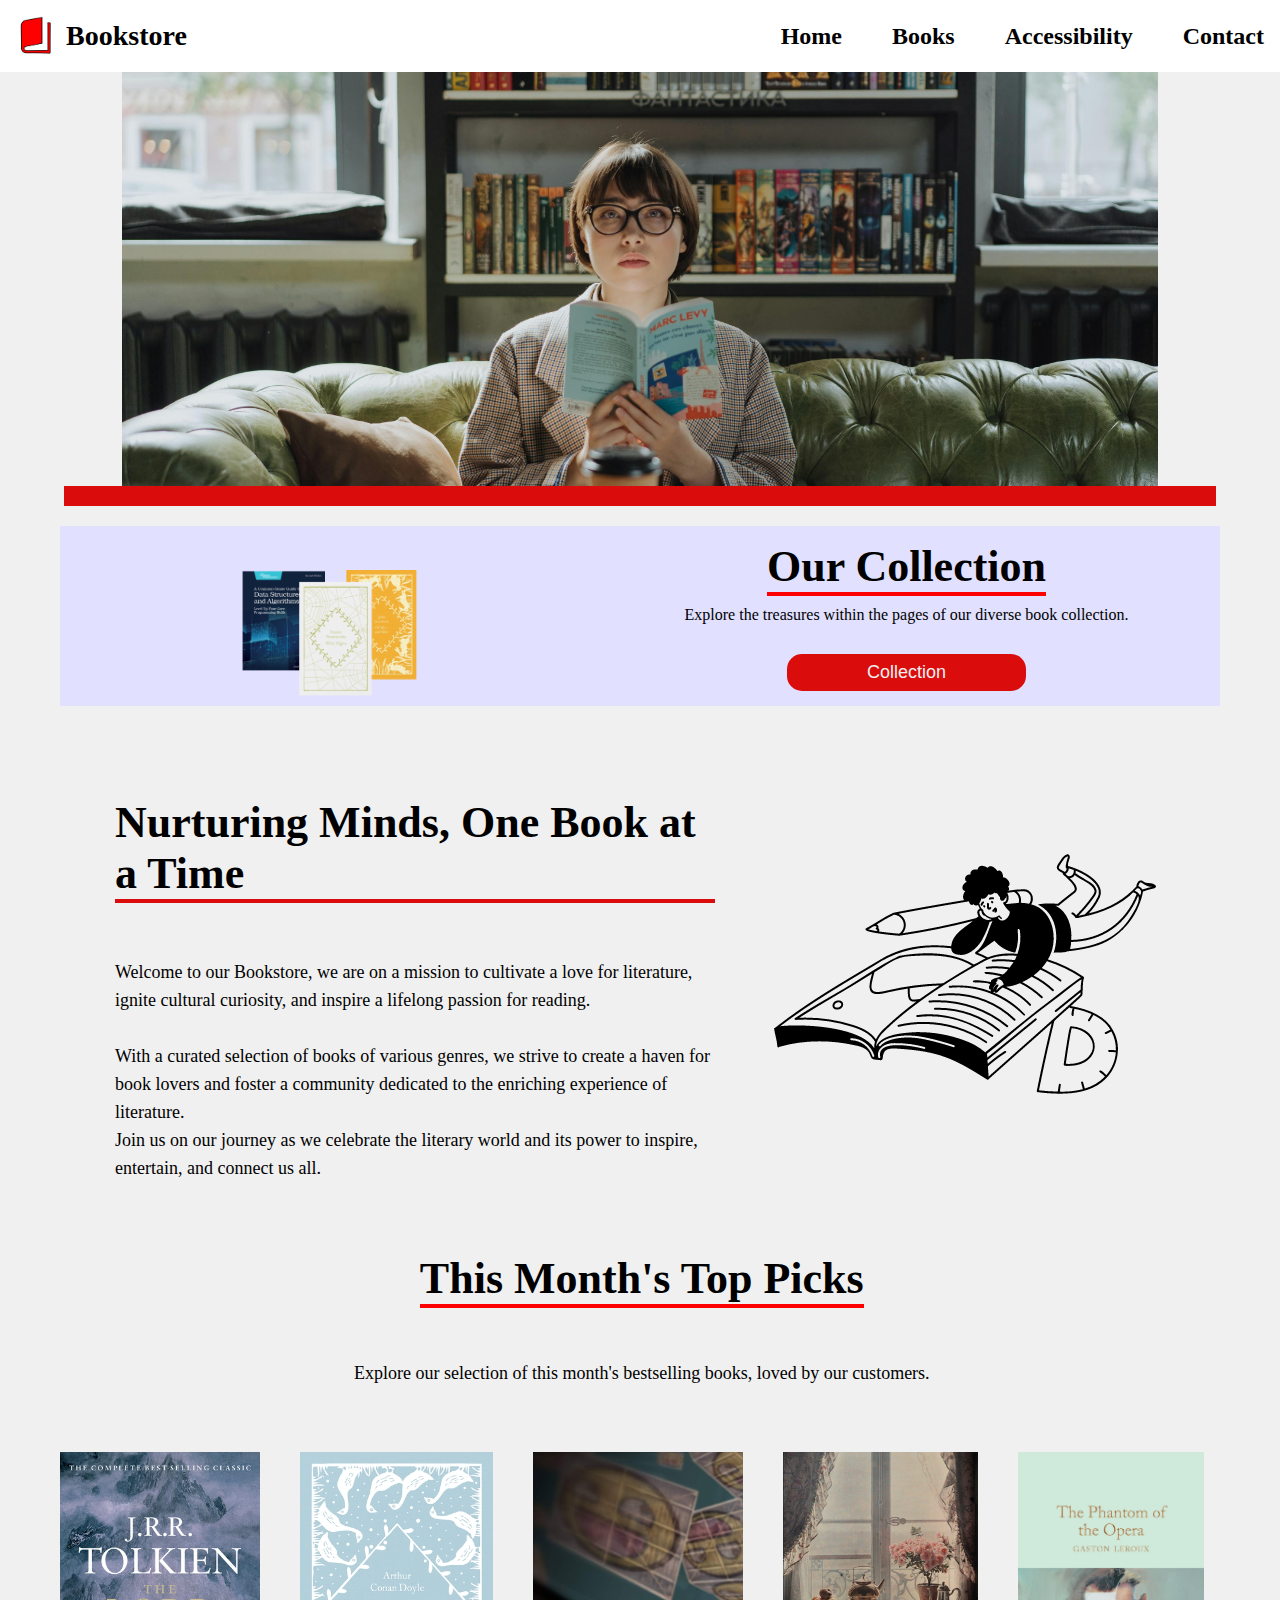
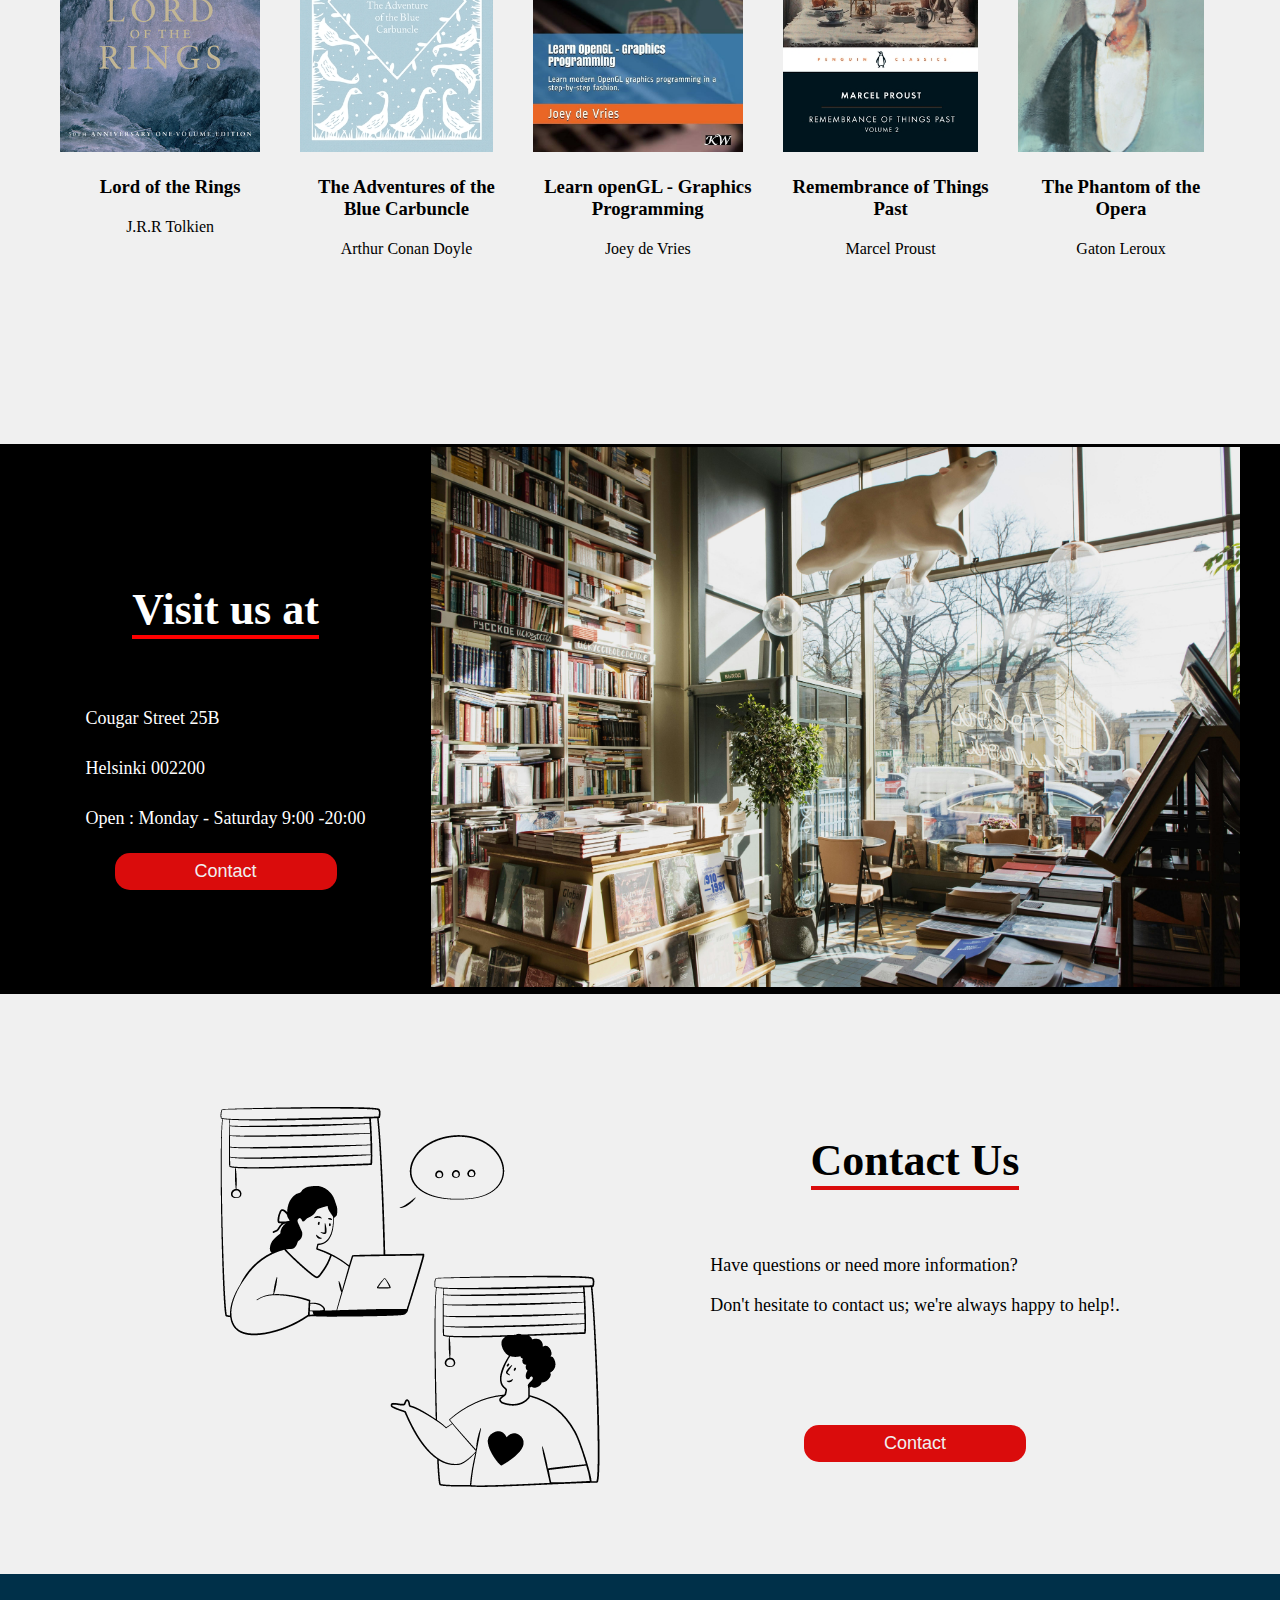
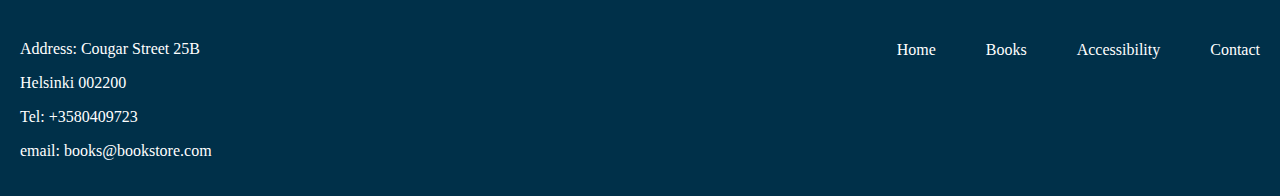
<file: index.html>
<!DOCTYPE html>
<html lang="en">
<head>
    <meta charset="UTF-8">
    <meta name="viewport" content="width=device-width, initial-scale=1.0">

    <link rel="preconnect" href="https://fonts.googleapis.com">
   <link rel="preconnect" href="https://fonts.gstatic.com" crossorigin>
   <link href="https://fonts.googleapis.com/css2?family=Roboto+Slab:wght@100..900&display=swap" rel="stylesheet">

   <link rel="stylesheet" href="./Styles/index.css">
   <link rel="stylesheet" href="./Include/HeaderStyle.css">
   
   <!-- Add this line to include jQuery -->
   <script src="https://code.jquery.com/jquery-3.6.4.min.js"></script>

   <script src="./Include/include.js"></script>

 
 
    <title>Bookstore Main</title>
</head>


<body>              
    
    <!-- Header content goes here -->
    <header id="universalHeader"></header>
    
    <section class = "headerImageSection">
        <img class="HeaderImage" alt="HeaderImage" src="./Include/Reading.jpg"  role="figure">  
        <!-- <div class="decorative-rectangle"></div> -->
    </section>

    <section class = "CollectionSection" role="region" aria-label="Our Collection">
        <div class = "Collection">
            <div class="CollectionImage-Container">
                <img alt="Image of Books  in Collection " id="CollectionBooksImage" src="./Include/BannerBookCollection.png" role="figure" > 
            </div>
            <div class="CollectionText-Container" tabindex="0">
                <h2>Our Collection</h2>
                <!-- <p>Explore the literary wonders awaiting you in our collection.
                Embark on a journey through the captivating pages of our book selection.
                Embark on a literary journey  -->
                <p> Explore the treasures within the pages of our diverse book collection.
                </p>
                <button onclick="window.location.href='./books.html'">Collection</button>
            </div>

      </div>
    </section>
    <section class="AboutSection" role="region" aria-label="About Us Section">
        <div class="AboutGrid">
            <div class = "About" tabindex="0">
                <h2>Nurturing Minds, One Book at a Time</h2>
                <!-- <div class="about-decorative-rectangle"></div> -->
                <p>Welcome to our Bookstore, we are on a mission to cultivate a love for literature, ignite cultural curiosity, 
                    and inspire a lifelong passion for reading.</p>
                    <p> With a curated selection of books of various genres, we strive to create a haven for book lovers and foster a community dedicated 
                    to the enriching experience of literature. <br>
                    Join us on our journey as we celebrate the literary world and its power to inspire, entertain, and connect us all.
                    </p>
            </div>
            <div class="DrawingReading">
                <img alt="A drawing of a young person reading a book" src="./Include/StudentStudying.png">  
            </div>
        </div>
    </section>



    <section class = "Top-picks-Section" role="region" aria-label="Top-picks-Section">
        <div class="Top-picks-text" tabindex="0">
            <h2>This Month's Top Picks</h2>
            <p>Explore our selection of this month's bestselling books, loved by our customers.</p>
        </div>

        <div class="Top-picks-books" tabindex="0" aria-label="List of the most popular books" >
            <div class="book" tabindex="0" role="listitem" aria-label="Lord of the Rings by J.R.R Tolkien">
                <img src="./Include/book1.jpg" alt="Book 1" role="presentation">
                <h3>Lord of the Rings</h3>
                <p>J.R.R Tolkien</p>            
 
            </div>
            
            <div class="book" tabindex="0" role="listitem" aria-label="The Adventures of the Blue Carbuncle">
                <img src="./Include/book11.jpg" alt="Book 2" role="presentation">
                <h3>The Adventures of the Blue Carbuncle</h3>
                <p>Arthur Conan Doyle</p>
            </div>

            <div class="book" tabindex="0" role="listitem" aria-label="Learn openGL - Graphics Programming">
                <img src="./Include/book3.jpg" alt="Book 3" role="presentation">
                <h3>Learn openGL - Graphics Programming</h3>
                <p>Joey de Vries</p>
            </div>

            <div class="book" tabindex="0" role="listitem" aria-label="Remembrance of Things Past">
                <img src="./Include/book18.jpg" alt="Book 4" role="presentation">
                <h3>Remembrance of Things Past</h3>
                <p>Marcel Proust</p>
            </div>

            <div class="book" tabindex="0" role="listitem" aria-label="The Phantom of the Opera">
                <img src="./Include/book7.jpg" alt="Book 5" role="presentation">
                <h3>The Phantom of the Opera</h3>
                <p>Gaton Leroux</p>
            </div>
        </div>

        </div>
    </section>

    <section class="Visit-us-Section" role="region" aria-label="Visit us Section">
        <div class="bookstore-visit-text" tabindex="0">
            <h2>Visit us at</h2>
            <p> Cougar Street 25B <br>
                Helsinki 002200 <br>
                Open : Monday - Saturday 9:00 -20:00
            </p>
            <button onclick="window.location.href='./contact.html'">Contact</button>
            
        </div>
        <div class="bookstore-visit-image">
            <img src="./Include/bookstoreInterior.jpg" alt="An image illustrating the interior of the Bookstore" role="figure" aria-labelledby="the interior of the Bookstore">
        </div>
    </section>
    

    <section class = "Contact-Us-Section" role="region" aria-label="Contact Us">
        <div class="Contact-Us-Grid">
            <div class="Contact-Grid-Image">
                <img alt="Contact-Image" src="./Include/Online-Conversation.png" role="presentation">  
            </div>
            
            <div class = "Contact-text" tabindex="0">
                <h2>Contact Us</h2>
                <p>
                    Have questions or need more information? <br>
                    Don't hesitate to contact us; we're always happy to help!.
                </p>
                <button onclick="window.location.href='./contact.html'">Contact</button>
            </div>

        </div>


    </section>



    <footer id="universalFooter" role="contentinfo"></footer>
</body>
</html>
</file>
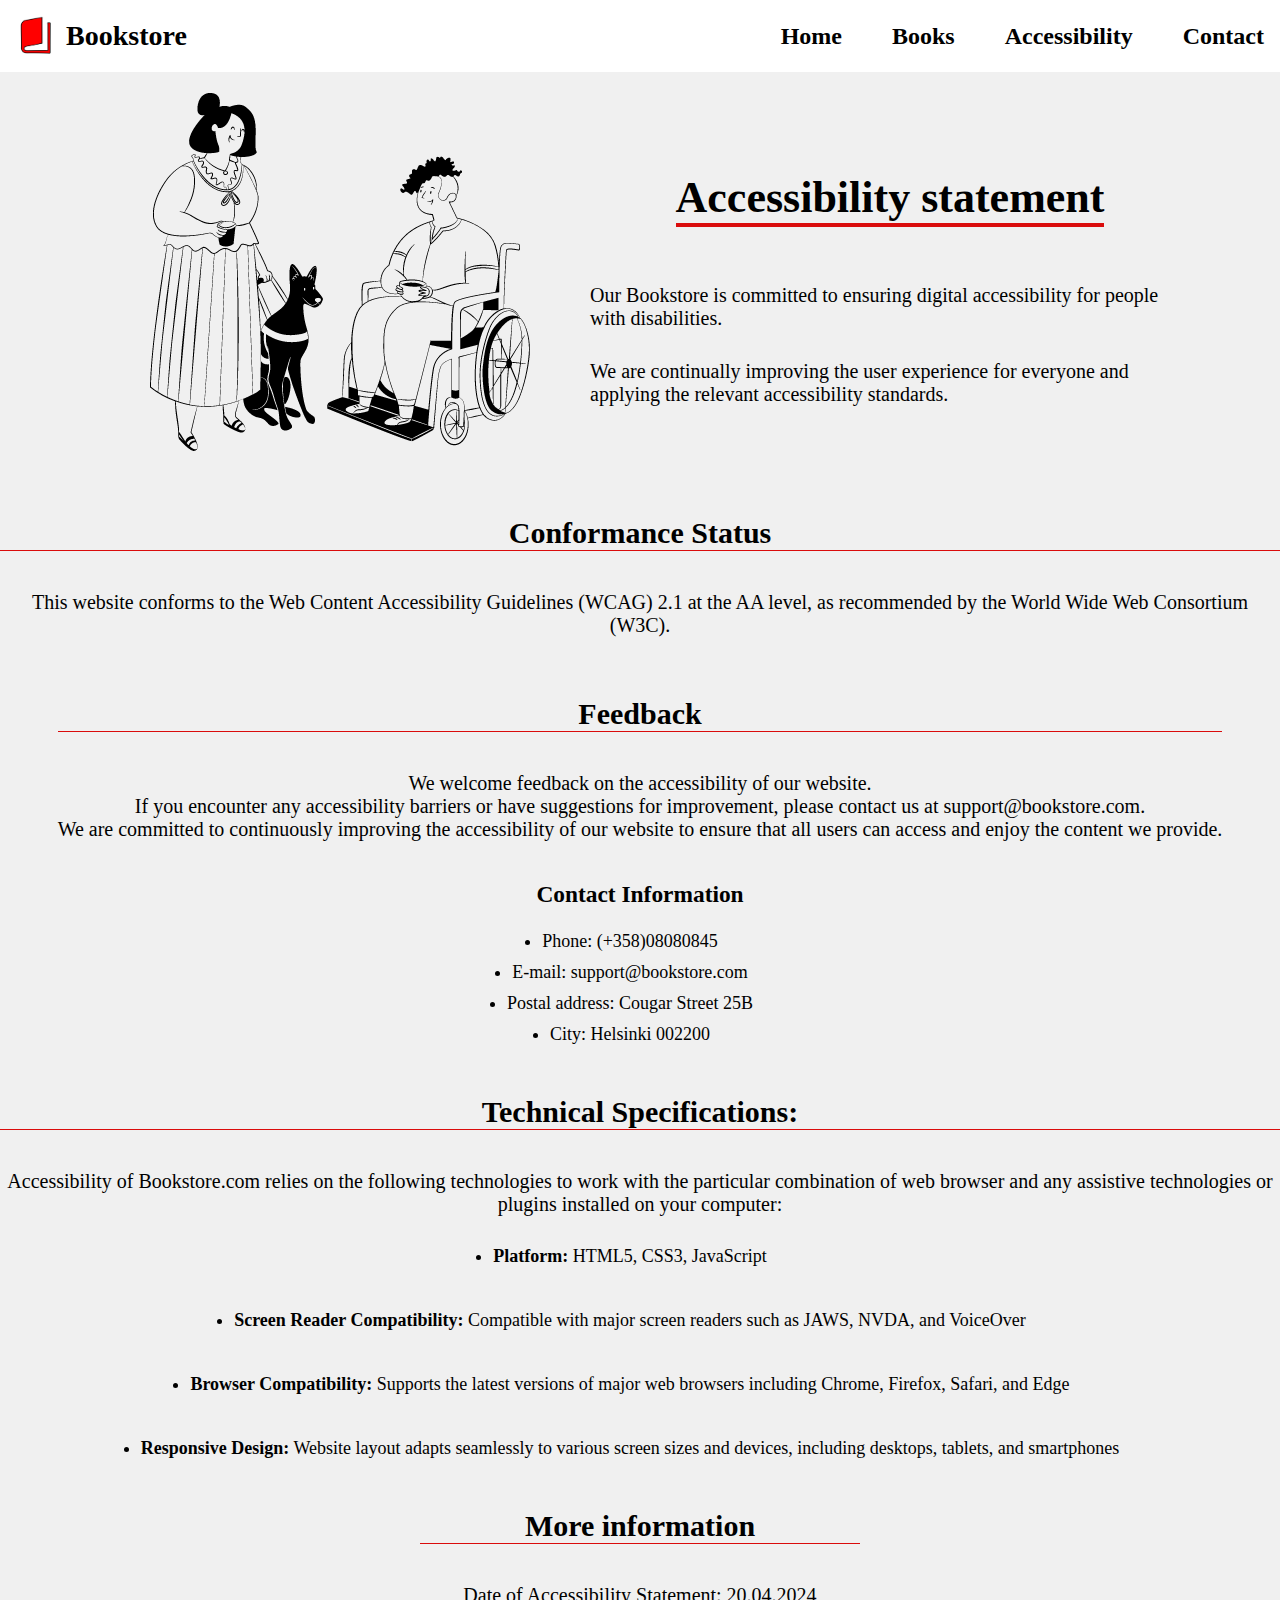
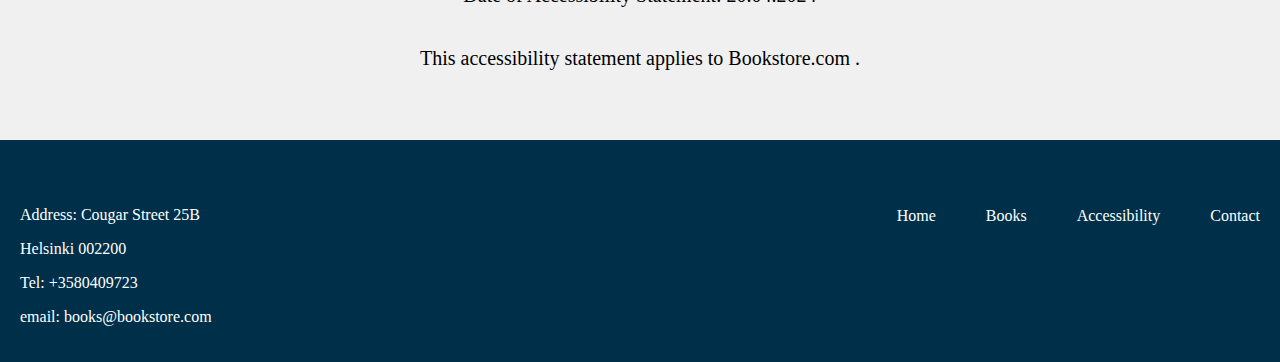
<file: accessibility_statement.html>
<!DOCTYPE html>
<html lang="en">
<head>
    <meta charset="UTF-8">
    <meta name="viewport" content="width=device-width, initial-scale=1.0">
    <link rel="preconnect" href="https://fonts.googleapis.com">
    <link rel="preconnect" href="https://fonts.gstatic.com" crossorigin>
    <link href="https://fonts.googleapis.com/css2?family=Inknut+Antiqua:wght@300;400;500;600;700;800;900&display=swap" rel="stylesheet">
 
    <link rel="stylesheet" href="./Styles/accessibility.css">
    <link rel="stylesheet" href="./Include/HeaderStyle.css">
    <!-- Add this line to include jQuery -->
    <script src="https://code.jquery.com/jquery-3.6.4.min.js"></script>
 
    <script src="./Include/include.js"></script>
 
    <title>Document</title>
</head>
<body>
    <header id="universalHeader"></header>
    
    <section class = "Header Image">

    </section>
    <section class="AboutSection">
        <div class="AboutGrid" role="region">
            <div class="AccessibilityPeople" role="presentation">
                <img alt="AccessibilityPeople" src="./Include/Disabled-Inclusive.png" >  
            </div>
            <div class = "About" tabindex="0">
                
                <h2>Accessibility statement</h2>
                <p> Our Bookstore is committed to ensuring digital accessibility for people with disabilities. </p>
                <p> 
                    We are continually improving the user experience for everyone and applying the relevant accessibility standards.
                </p>
            </div>

        </div>
    </section>

    <section class="AboutSection">
        <div class="Text">

        <div tabindex="0" role="region" aria-label="Website's Conformance Status">
            <h2>Conformance Status</h2>
            <p>
                This website conforms to the Web Content Accessibility Guidelines (WCAG) 2.1 at the AA level, 
                as recommended by the World Wide Web Consortium (W3C).
            </p>
        </div>

        <div tabindex="0" role="region" aria-label="Feedback and Contact Information">
            <h2>Feedback</h2>
            <p> We welcome feedback on the accessibility of our website. <br>
                If you encounter any accessibility barriers or have suggestions for improvement, please contact us at support@bookstore.com. <br>
                We are committed to continuously improving the accessibility of our website to ensure that all users can access and enjoy the content we provide.
            </p>
            <h3 tabindex="0">Contact Information</h3>
            <ul class="ContactInformation" role="list" tabindex="0"> 
                <li role="listitem" tabindex="0">  Phone:  (+358)08080845 </li>
                <li role="listitem" tabindex="0"> E-mail: support@bookstore.com</li>
                <li role="listitem" tabindex="0"> Postal address: Cougar Street 25B </li>
                <li role="listitem" tabindex="0"> City: Helsinki 002200</li>
            </ul>
        </div>
        
        <div tabindex="0" role="region" aria-label="Technical Specifications">
            <h2>Technical Specifications:</h2>
            <p> Accessibility of Bookstore.com relies on the following technologies to work with the particular combination of web browser and 
                any assistive technologies or plugins installed on your computer:
            </p>
            <ul class="SpecificationsList" role="list" tabindex="0">
                <li role="listitem" tabindex="0"><strong>Platform:</strong> HTML5, CSS3, JavaScript</li> <br>
                <li role="listitem" tabindex="0"><strong>Screen Reader Compatibility:</strong> Compatible with major screen readers such as JAWS, NVDA, and VoiceOver</li><br>
                <li role="listitem" tabindex="0"><strong>Browser Compatibility:</strong> Supports the latest versions of major web browsers including Chrome, Firefox, Safari, and Edge</li><br>
                <li role="listitem" tabindex="0"><strong>Responsive Design:</strong> Website layout adapts seamlessly to various screen sizes and devices, including desktops, tablets, and smartphones</li>
            </ul>
        </div>
        <div class="MoreInformation" tabindex="0"   role="region" aria-label="More information">
            <h2>More information</h2>
            <p>Date of Accessibility Statement: 20.04.2024</p>
            <p>This accessibility statement applies to Bookstore.com .</p>
        </div>

        </div>
    </section>


    <footer id="universalFooter"></footer>
    
</body>
</html>
</file>
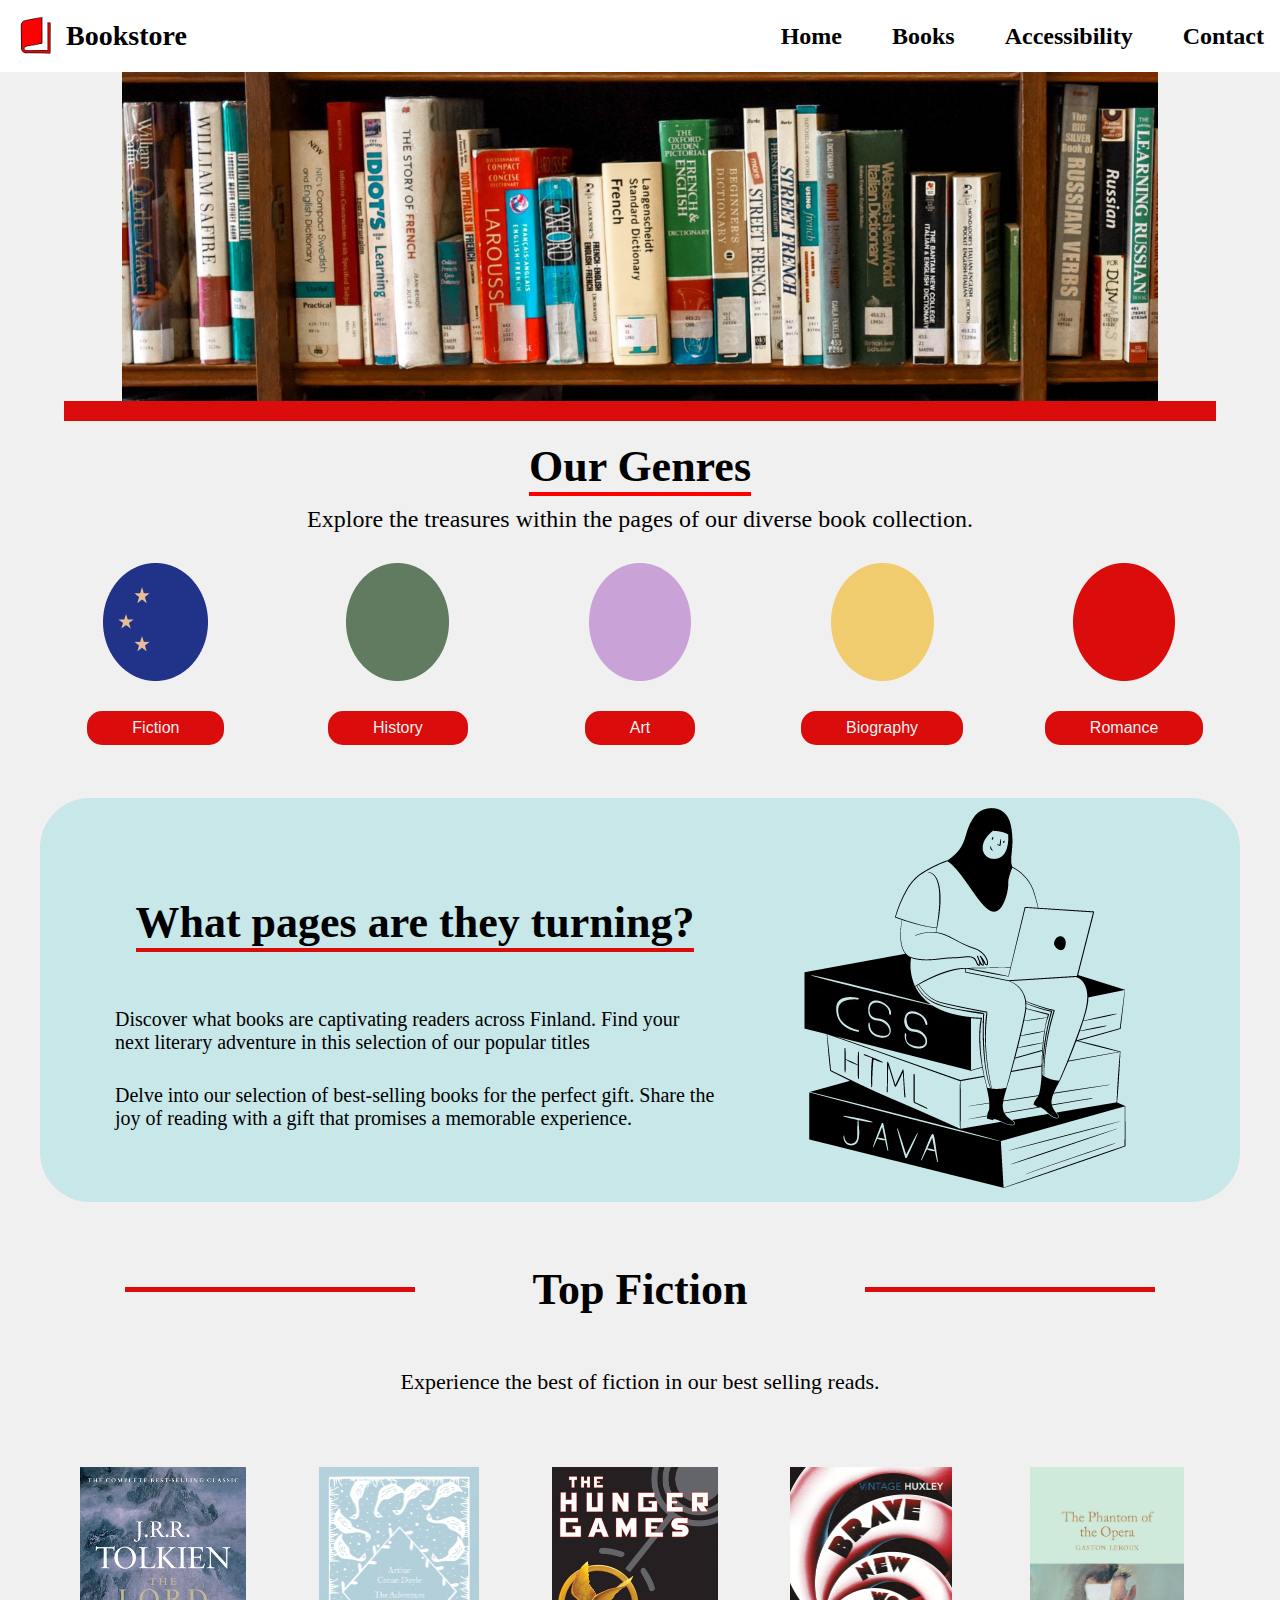
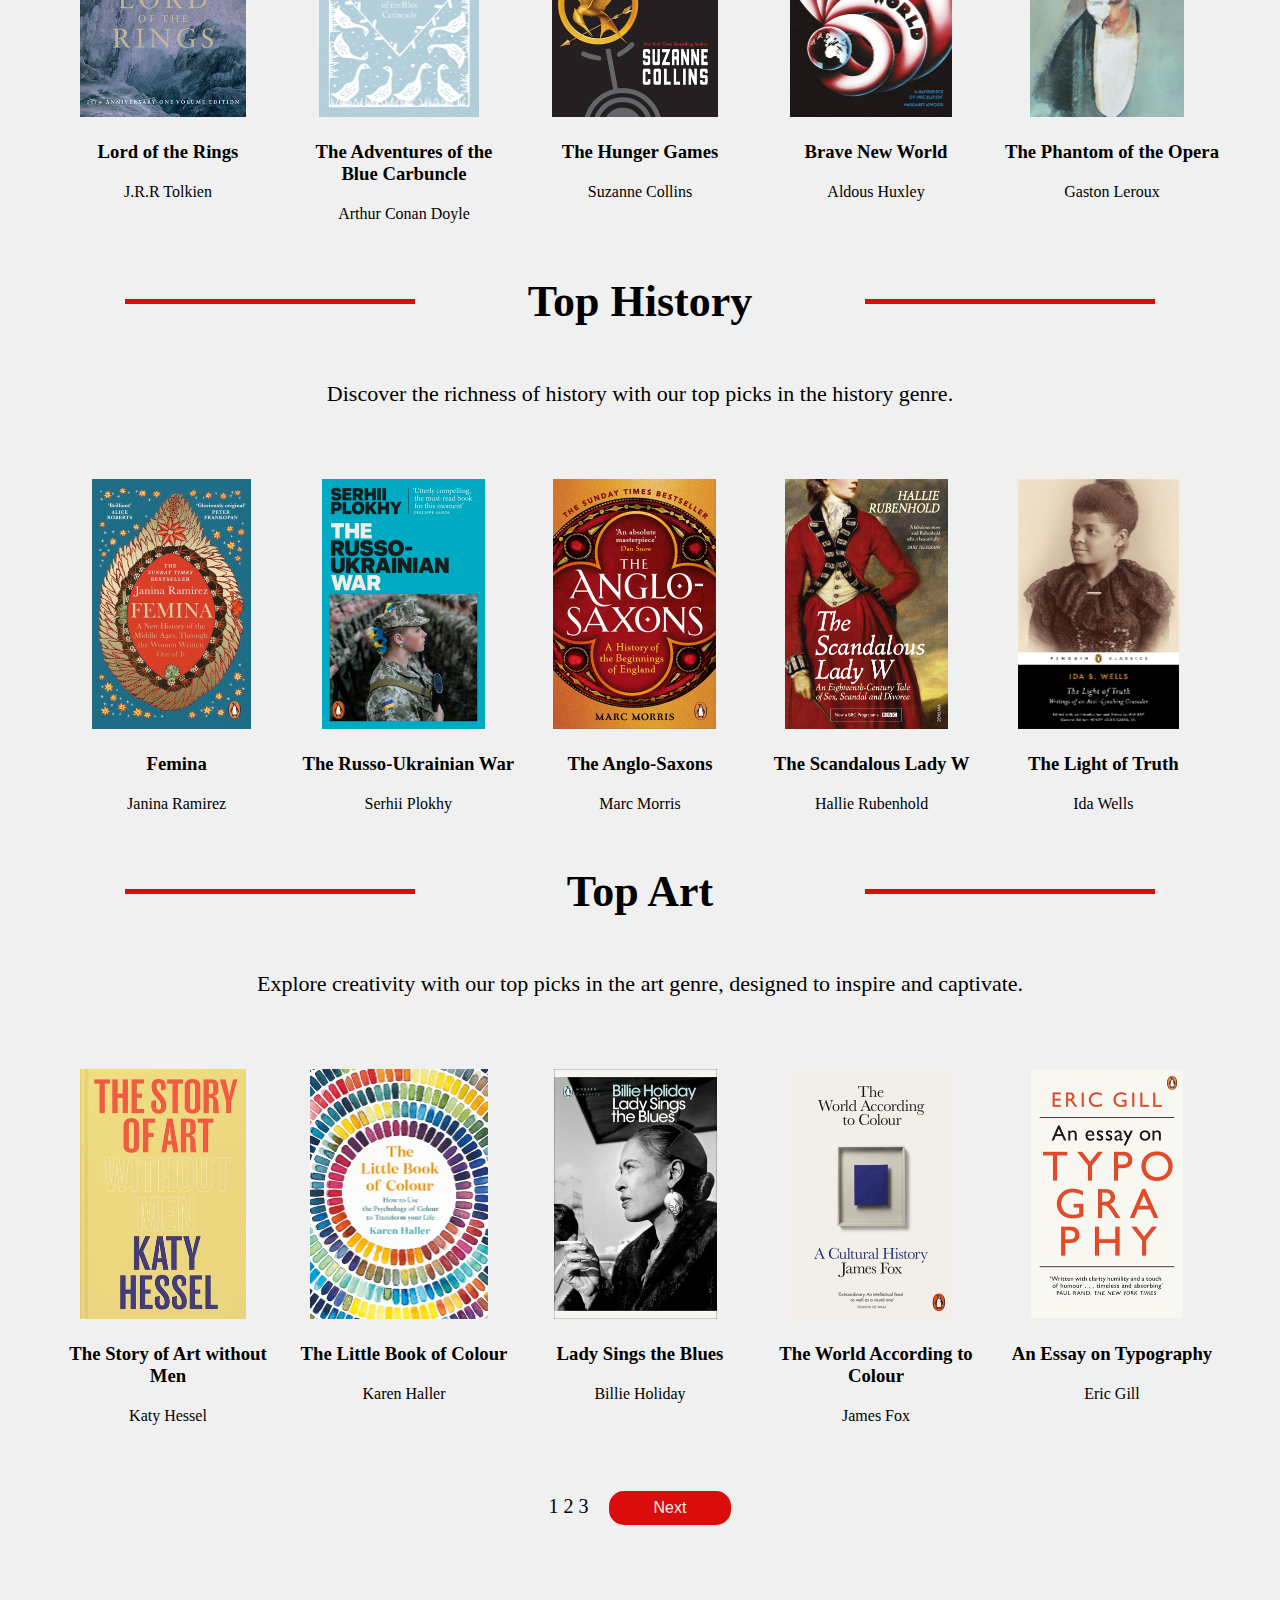
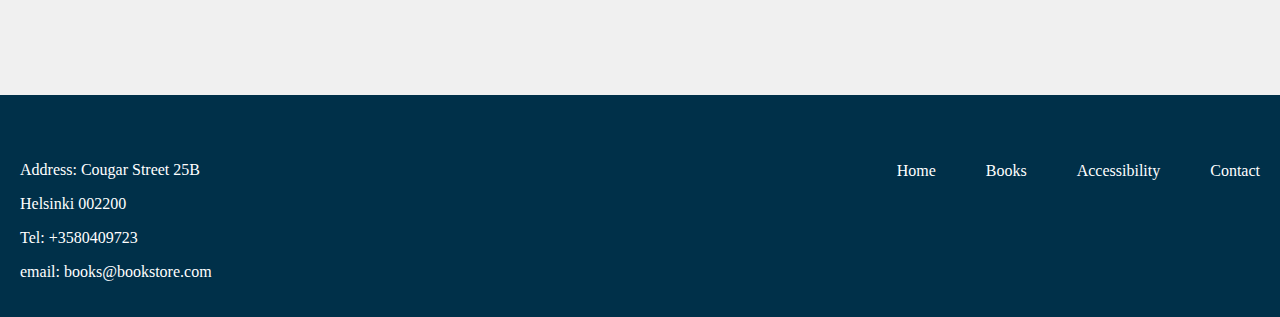
<file: books.html>
<!DOCTYPE html>
<html lang="en">
<head>
    <meta charset="UTF-8">
    <meta name="viewport" content="width=device-width, initial-scale=1.0">
    <link rel="preconnect" href="https://fonts.googleapis.com">
    <link rel="preconnect" href="https://fonts.gstatic.com" crossorigin>
    <link href="https://fonts.googleapis.com/css2?family=Inknut+Antiqua:wght@300;400;500;600;700;800;900&display=swap" rel="stylesheet">
 
    <link rel="stylesheet" href="./Styles/books.css">
    <link rel="stylesheet" href="./Include/HeaderStyle.css">

    <!-- Add this line to include jQuery -->
    <script src="https://code.jquery.com/jquery-3.6.4.min.js"></script>
 
    <script src="./Include/include.js"></script>
 
    <title>Books</title>
</head>
<body>
    <header id="universalHeader"></header>
    

    <section class = "headerImageSection">
        <img class="HeaderImage" alt="HeaderImage" src="./Include/bookshelf.jpg" role="presentation">  
        <!-- <div class="decorative-rectangle"></div> -->
    </section>

    <section class = "CollectionSection">
        <div class = "Collection" role="region">

            <div class="CollectionText-Container" role="region" aria-label="A brief description of the genres in the collection " tabindex="0">
                <h2>Our Genres</h2>

                <p> Explore the treasures within the pages of our diverse book collection.
                </p>
            </div>
            <div class="CollectionGenre-Container" role="region" tabindex="0" aria-label="The genres of books available by the bookstore">

                    <div class="Genre">
                        <img alt="CollectionBookGenreFiction" id="CollectionBookGenreFiction" src="./Include/Group13.png" role="presentation"> 
                        <button>Fiction</button>
                </div>
                <div class="Genre">
                    <img alt="CollectionBookGenreHistory" id="CollectionBookGenreHistory" src="./Include/Ellipse2.png" role="presentation"> 
                    <button>History</button>
                </div>
                <div class="Genre">
                    <img alt="CollectionBookGenreArt" id="CollectionBookGenreArt" src="./Include/Ellipse3.png" role="presentation"> 
                    <button>Art</button>
                </div>
                <div class="Genre">
                 <img alt="CollectionBookGenreBiography" id="CollectionBookGenreBiography" src="./Include/Ellipse4.png" role="presentation"> 
                    <button>Biography</button>
                </div>
                <div class="Genre">
                    <img alt="CollectionBookGenreRomance" id="CollectionBookGenreRomance" src="./Include/Ellipse5.png" role="presentation"> 
                    <button>Romance</button>
                </div>
                
            </div>

      
    </section>
    <section class="AboutSection">
        <div class="AboutGrid" role="region" >
            <div class = "About" tabindex="0" aria-label="A section that describes the popularity of the books listed">
                <h2>What pages are they turning?</h2>
                <!-- <div class="about-decorative-rectangle"></div> -->
                <p>
                    Discover what books are captivating readers across Finland. Find your next literary adventure in this selection of our popular titles
                </p>
                    <p> 
                        Delve into our selection of best-selling books for the perfect gift.
                        Share the joy of reading with a gift that promises a memorable experience.
                    </p>
            </div>
            <div class="ProgrammerStudying" >
                <img alt="ProgrammerStudying" tabindex="0" src="./Include/coder.png" alt="An image Illustrating of a girl sitting on a pile of books and reading" role="figure" aria-labelledby="Illustration of a girl sitting on apile of books and reading">  
            </div>
        </div>
    </section>



    <section class = "Top-picks-Section" role="region">
        <div class="Top-picks-text">
            <div class="Top-picks-title" tabindex="0" aria-label="List of popular books in the fiction category">
                <div class="about-decorative-rectangle"></div>
                <h2>Top Fiction</h2>
                <div class="about-decorative-rectangle"></div>
            </div>
            <p>Experience the best of fiction in our best selling reads. </p>
        </div>

        <div class="Top-picks-books" role="region">
            <div class="book" tabindex="0" role="listitem" aria-label="Lord of the Rings">
                <img src="./Include/book1.jpg" alt="Book1" role="presentation">
                <h3>Lord of the Rings</h3>
                <p>J.R.R Tolkien</p>
 
            </div>
            
            <div class="book" tabindex="0" role="listitem" aria-label="The Adventures of the Blue Carbuncle">
                <img src="./Include/book11.jpg" alt="Book2" role="presentation">
                <h3>The Adventures of the Blue Carbuncle</h3>
                <p>Arthur Conan Doyle</p>
            </div>

            <div class="book" tabindex="0" role="listitem" aria-label="The Hunger Games">
                <img src="./Include/book4.jpg" alt="Book3" role="presentation">
                <h3>The Hunger Games</h3>
                <p>Suzanne Collins</p>
            </div>

            <div class="book" tabindex="0" role="listitem" aria-label="Brave New World">
                <img src="./Include/book20.jpg" alt="Book4" role="presentation">
                <h3>Brave New World</h3>
                <p>Aldous Huxley</p>
            </div>

            <div class="book" tabindex="0" role="listitem" aria-label="The Phantom of the Opera">
                <img src="./Include/book7.jpg" alt="Book5" role="presentation">
                <h3>The Phantom of the Opera</h3>
                <p>Gaston Leroux</p>
            </div>
        </div>

        <div class="Top-picks-text" role="region">
            <div class="Top-picks-title" tabindex="0" aria-label="List of popular books in the history category">
                <div class="about-decorative-rectangle"></div>
                <h2>Top History</h2>
                <div class="about-decorative-rectangle"></div>
            </div>
            <!-- <h2>Top History</h2> -->
            <p>Discover the richness of history with our top picks in the history genre. </p>
        </div>

        <div class="Top-picks-books">
            <div class="book" tabindex="0" role="listitem" aria-label="Femina">
                <img src="./Include/book21.jpg" alt="Book1" role="presentation">
                <h3>Femina</h3>
                <p>Janina Ramirez</p>
 
            </div>
            
            <div class="book" tabindex="0" role="listitem" aria-label="The Russo-Ukrainian War">
                <img src="./Include/book22.jpg" alt="Book2" role="presentation">
                <h3>The Russo-Ukrainian War</h3>
                <p>Serhii Plokhy</p>
            </div>

            <div class="book" tabindex="0" role="listitem" aria-label="The Anglo-Saxons">
                <img src="./Include/book23.jpg" alt="Book3" role="presentation">
                <h3>The Anglo-Saxons</h3>
                <p>Marc Morris</p>
            </div>

            <div class="book" tabindex="0" role="listitem" aria-label="The Scandalous Lady W">
                <img src="./Include/book24.jpg" alt="Book4" role="presentation">
                <h3>The Scandalous Lady W</h3>
                <p>Hallie Rubenhold</p>
            </div>

            <div class="book" tabindex="0" role="listitem" aria-label="The Light of Truth">
                <img src="./Include/book25.jpg" alt="Book5" role="presentation">
                <h3>The Light of Truth</h3>
                <p>Ida Wells</p>
            </div>
        </div>

        <div class="Top-picks-text" role="region">
            <div class="Top-picks-title" tabindex="0" aria-label="List of popular books in the art category">
                <div class="about-decorative-rectangle"></div>
                <h2>Top Art</h2>
                <div class="about-decorative-rectangle"></div>
            </div>
            <p>Explore creativity with our top picks in the art genre, designed to inspire and captivate. </p>
        </div>

        <div class="Top-picks-books">
            <div class="book" tabindex="0" role="listitem" aria-label="The Story of Art without Men">
                <img src="./Include/book26.jpg" alt="Book1" role="presentation">
                <h3>The Story of Art without Men</h3>
                <p>Katy Hessel</p>
 
            </div>
            
            <div class="book" tabindex="0" role="listitem" aria-label="The Little Book of Colour">
                <img src="./Include/book27.jpg" alt="Book2" role="presentation">
                <h3>The Little Book of Colour</h3>
                <p>Karen Haller</p>
            </div>

            <div class="book" tabindex="0" role="listitem" aria-label="Lady Sings the Blues">
                <img src="./Include/book28.jpg" alt="Book3" role="presentation">
                <h3>Lady Sings the Blues</h3>
                <p>Billie Holiday</p>
            </div>

            <div class="book" tabindex="0" role="listitem" aria-label="The World According to Colour">
                <img src="./Include/book29.jpg" alt="Book4" role="presentation">
                <h3>The World According to Colour</h3>
                <p>James Fox</p>
            </div>

            <div class="book" tabindex="0" role="listitem" aria-label="An Essay on Typography">
                <img src="./Include/book30.jpg" alt="Book5" role="presentation">
                <h3>An Essay on Typography</h3>
                <p>Eric Gill</p>
            </div>
        </div>
        <div class="Top-picks-books-button" ><a>1 2 3</a><button>Next</button></div>
        </div>
    </section>



    <footer id="universalFooter"></footer>
</body>
</html>
</file>
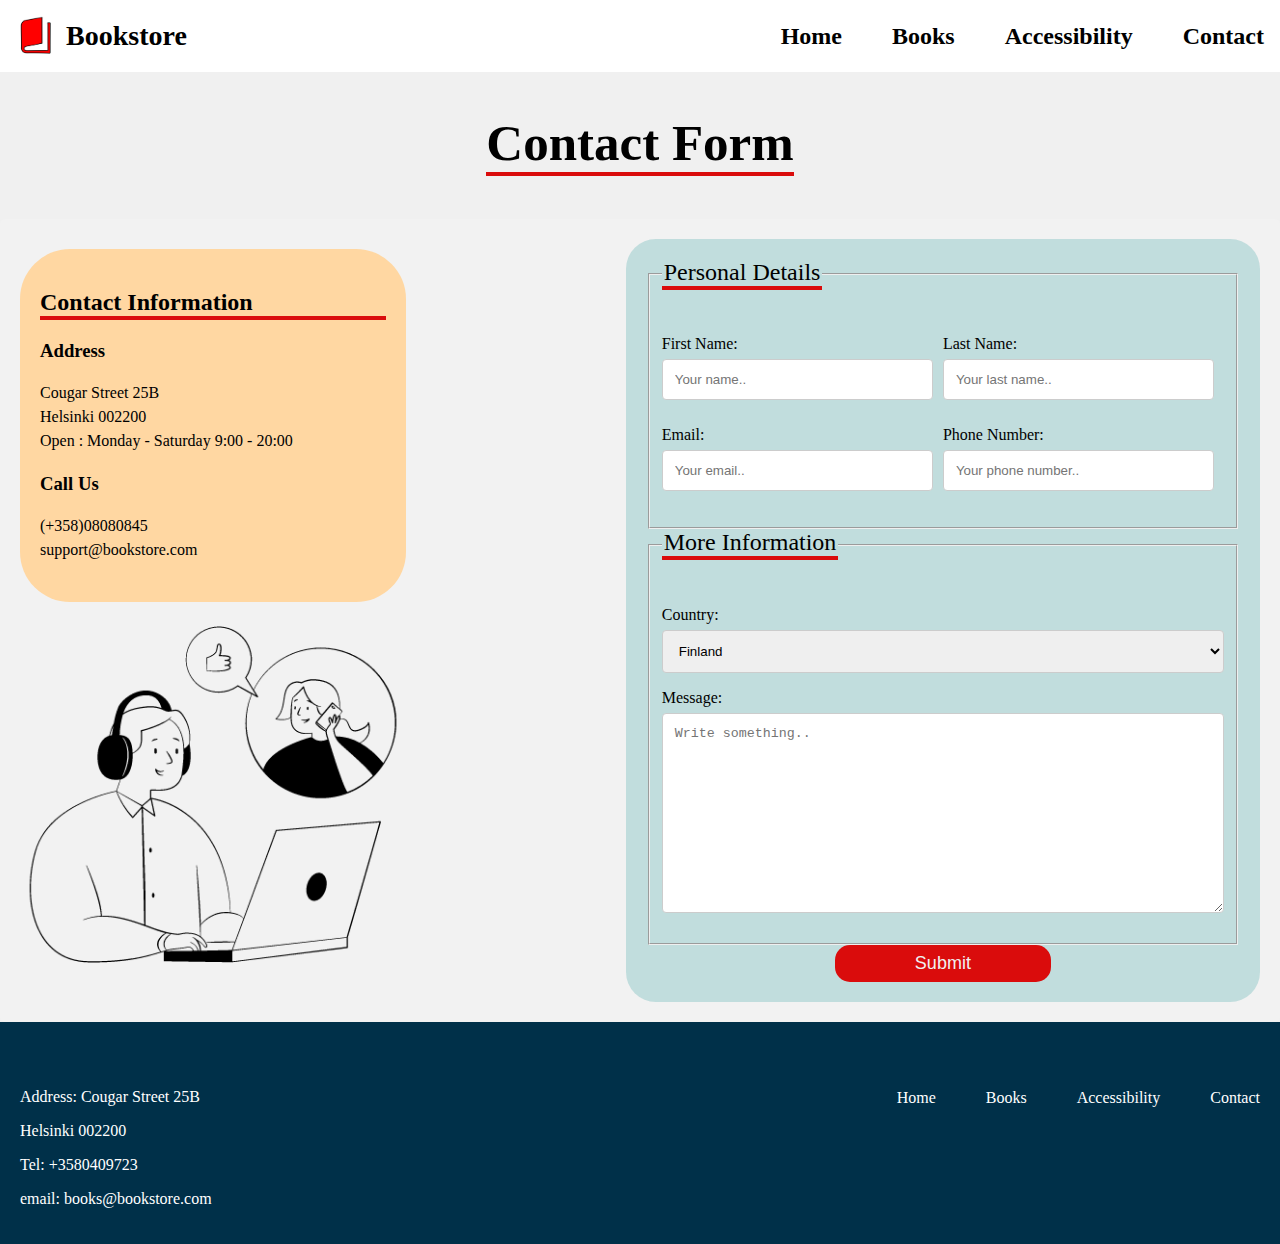
<file: contact.html>
<!DOCTYPE html>
<html lang="en">
<head>
    <meta charset="UTF-8">
    <meta name="viewport" content="width=device-width, initial-scale=1.0">
    <link rel="preconnect" href="https://fonts.googleapis.com">
    <link rel="preconnect" href="https://fonts.gstatic.com" crossorigin>
    <link href="https://fonts.googleapis.com/css2?family=Inknut+Antiqua:wght@300;400;500;600;700;800;900&display=swap" rel="stylesheet">
 
    <link rel="stylesheet" href="./Styles/contact.css">
    <link rel="stylesheet" href="./Include/HeaderStyle.css">
    <!-- Add this line to include jQuery -->
    <script src="https://code.jquery.com/jquery-3.6.4.min.js"></script>
 
    <script src="./Include/include.js"></script>
 
    <title>Contact</title>
</head>
<body>
    <header id="universalHeader"></header>
    <!-- <section class="headerImageSection">
        <img class="HeaderImage" alt="HeaderImage" src="./Include/bookshelf.jpg">  
    </section> -->
    <div class="PageTitle" role="region">
        <h2>Contact Form</h2>
    </div>
    

    <section class="container">
        <div class="DrawingReading">
            <div class="bookstore-contact-text" role="region" aria-label="Bookstore contact Information" tabindex="0">
                <h2>Contact Information</h2>

                <h3 tabindex="0">Address</h3>
                <p> Cougar Street 25B <br>
                    Helsinki 002200 <br>
                    Open : Monday - Saturday 9:00 - 20:00
                </p>
                <h3 tabindex="0">Call Us</h3>
                <p> (+358)08080845 <br>
                    support@bookstore.com <br>

                </p>
            </div>
            <img alt="DrawingReading" src="./Include/Feedback.png" role="presentation">  
        </div>


        <div class="formContainer blueBackground" role="region" aria-label="Contact Us Form">
            <form action="/action_page.php" role="form">
                <fieldset>
                    <legend>Personal Details</legend>
                    <div class="PersonalInfo">
                        <div class="row">
                            <div class="column">
                                <label for="fname" aria-label="First Name">First Name:</label>
                                <input type="text" id="fname" name="firstname" placeholder="Your name.." aria-required="true" >
                            </div>
                            <div class="column">
                                <label for="lname" aria-label="Last Name" >Last Name:</label>
                                <input type="text" id="lname" name="lastname" placeholder="Your last name.." aria-required="true" >
                            </div>
                        </div>
                        <div class="row">
                            <div class="column">
                                <label for="email" aria-label="Email" >Email:</label>
                                <input type="email" id="email" name="email" placeholder="Your email.." aria-required="true" >
                            </div>
                            <div class="column">
                                <label for="phone" aria-label="Phone number" >Phone Number:</label>
                                <input  placeholder="Your phone number.." type="tel" id="phone" name="phone" pattern="[0-9]{3}-[0-9]{3}-[0-9]{4}" aria-required="true" >
                            </div>
                        </div>
                    </div>
                </fieldset>
                <fieldset>
                    <legend>More Information</legend>
                    <label for="country" aria-label="Select country of Location to the bookstore">Country:</label>
                    <select id="country" name="country">
                        <option aria-label="Finland" value="finland">Finland</option>
                        <option aria-label="Canada" value="canada">Canada</option>
                        <option aria-label="United States"  value="usa">USA</option>
                        <option aria-label="Sweden"  value="sweden">Sweden</option>
                    </select>
                    <label for="subject">Message:</label>
                    <textarea id="subject" aria-label="Write your message" name="subject" placeholder="Write something.." style="height:200px" aria-required="true"></textarea>
                </fieldset>
                <input type="submit" value="Submit">
            </form>
        </div>
        
    </section>

    <footer id="universalFooter"></footer>
</body>

</html>
</file>
<file: Styles/index.css>
body{
    margin: 0;
    padding: 0;
    background-color: #f0f0f0;
}
section{
    /* height: 400px; */
    display: grid;
    place-items: center;
    align-content: center;
    align-items: center;
    /* min-height: 100vh; */

}

.headerImageSection {
    /* Remove the styles for section and apply them only to the headerImageSection */
    display: grid;
    place-items: center;
    align-content: center;
    align-items: center;
    /* min-height: 100vh; */
    width: 90%; /* Adjust the width as needed */
    margin: 0 auto; /* Center the section horizontally */
    border-bottom: 20px solid #DA0C0C; /* Add solid red border to the bottom of the section */
}

.HeaderImage {
    width: 90%; /* Ensure the image takes the full width of the container */
    height: auto; /* Maintain the aspect ratio */
    /* Other styles for the header image */
}

.about-decorative-rectangle {
    position: initial;
    width: 90%;
    height: 5px; /* Adjust the height of the red rectangle as needed */
    background-color: #DA0C0C; /* Red color */
    z-index: -1; /* Place it behind the content */
}


.AboutSection{
    /* height: 600px;  */
    height: auto; /*Set to auto to allow the section to adjust based on content */
    padding: 5px; /* Add padding for better spacing */
    /* max-height: 400px; Set a specific maximum height */
    overflow: hidden; /* Hide content overflow */
    box-sizing: border-box; /* Include padding in the height calculation */
    margin-top: 30px;
}


.AboutGrid{
   /* display: grid;
    /* grid-template-columns: 1fr 1fr; */
   /* grid-template-columns: auto auto;/* Adjust the gap between elements */


    display: flex;
    /*flex-direction: row-reverse; /* Reverse the order of items */
    justify-content: center; /* Center the items horizontally */
    align-items: center; /* Center the items vertically */
    max-width: 1200px; /* Adjust the maximum width of the container */
    margin: 0 auto; /* Center the container */

}
.About{
    display: flex;
    /* justify-content: flex-end; */
    /* justify-content: flex-end; */
    align-items: center;
    flex-direction: column;
    /* justify-content: center; */
    /* max-width: 800px; */
    max-width: 50%;



}
.About h2 {
    font-size: 44px;
    border-bottom: 4px solid  #DA0C0C;
  }
  
.DrawingReading{
    /* justify-content: center; */
    max-width: 50%;
    height: auto;
    /* margin-bottom: 20px;  */
    /* margin-right: 100px;  */
    margin-left: 50px;

}


.About p{ 
    font-size: 18px;
    margin-bottom: 10px;
    line-height: 28px;

}



.CollectionSection {
    max-width: 1200px; /* Set a maximum width for the section */
    margin: 0 auto; /* Center the section */
    padding: 20px; /* Add padding for spacing */
    box-sizing: border-box; /* Include padding in the width calculation */
}

.Collection {
    display: grid;
    grid-template-columns: 1fr 1fr; /* Two columns
    /*grid-template-columns: 1fr; /* Only one column for smaller width */
    gap: 20px; /* Add gap between columns */
    background-color: #e1e0ff;;
    /* width: 1200px; */
    width: 100%;
    height: 180px;
}

.CollectionText-Container {
    width: 90%; /* Take full width of its container */
    display: flex;
    justify-content: center;
    align-items: center;
    flex-direction: column;
}

.CollectionImage-Container {
    width: 40%; /* Take full width of its container */
    display: flex;
    justify-self: center;
    align-items: center;
}

.CollectionImage-Container img{
    /*width: 70%; /* Make the image take full width */
   /* height: auto; /* Maintain the aspect ratio */
    /*max-width: 400px; /* Ensure the image does not exceed its natural size */
    /* max-width: 100%; */
    max-width: 200px; /* Make the image responsive */
    height: auto;
    max-height: 200px; /* Limit the maximum height of the image */
}

/* Add styling for text and button as needed */
.Collection h2 {
    font-size: 44px;
    margin-bottom: 10px;
    margin-top: 0px;
    border-bottom: 4px solid red;
}


.Collection p {
    font-size: 16px;
    margin-bottom: 30px;
    margin-top: 0px;
}

.Collection button {
    background-color: #DA0C0C;
    color: #f0f0f0;
    padding: 8px 80px;
    text-align: center;
    border: none;
    border-radius: 15px;
    text-decoration: none;
    display: inline-block;
    font-size: 18px;
    margin-top: 0px;
} 

.Collection button:hover {
    background-color: #8c0808; /* Darker color on hover */
    outline: 2px solid #000000; /* Example color for focus outline */
    outline-offset: 2px; /* Ensure focus outline does not overlap button border */
}

.Top-picks-Section{
    max-width: 1200px; /* Set a maximum width for the section */
    margin: 0 auto; /* Center the section */
    padding: 20px; /* Add padding for spacing */
    box-sizing: border-box; /* Include padding in the width calculation */
    margin-bottom: 150px;

}

.Top-picks-text{
    display: flex;
    flex-direction: column;
    justify-content: center; /* Align content vertically */
    align-items: center; /* Align content horizontally */
    height: 100%; /* Ensure the div takes up the full height */

}

.Top-picks-text h2{
    font-size: 44px;
    border-bottom: 4px solid red;

}

.Top-picks-text{
    font-size: 18px;
    margin-bottom: 50px;

}

.Top-picks-books {
    display: grid;
    grid-template-columns: repeat(5, 1fr); /* 5 columns */
    gap: 20px; /* Add gap between columns */
}

.book {
    text-align: center; /* Center-align content */
}


.book img {
    /*! width: 100%; */ /* Ensure the image takes up the full width of its container */
    height: auto; /* Maintain the aspect ratio */
    max-height: 300px; /* Set a maximum height for the images */
    object-fit: cover; /* Ensure the image covers the entire container */
    margin-right: 20px;
}

/* Optional: Adjust styles for h3 and p tags */
.book h3 {
    margin: 20px 0; /* Adjust margin as needed */
    
}

.book p {
    /*font-weight: bold; /* Make price text bold */
    font-weight: normal;
}


.Visit-us-Section {
    display: flex; /* Use flexbox to align items horizontally */
    align-items: center; /* Center items vertically */
    /* max-width: 1200px; */
    height: 550px;
    margin: 0 auto;
    padding: 20px;
    box-sizing: border-box;
    background-color: black;
}

.bookstore-visit-text {
    flex: 1; /* Take up remaining space */
    color: white; /* Set text color to white */
    display: flex;
    flex-direction: column;
    justify-content: center; /* Align content vertically */
    align-items: center; /* Align content horizontally */
    height: 100%; /* Ensure the div takes up the full height */
}
.bookstore-visit-text h2 {

    font-size: 44px;
    border-bottom: 4px solid red;

}
.bookstore-visit-text p {

    margin-bottom: 10px;
    line-height: 50px;
    font-size: 18px;
}

.bookstore-visit-image img {
    height: auto;
    max-height: 540px;
    object-fit: cover;
    margin-right: 20px;
}

.Visit-us-Section button {
    background-color: #DA0C0C;
    color: #f0f0f0;
    padding: 8px 80px;
    text-align: center;
    border: none;
    border-radius: 15px;
    text-decoration: none;
    display: inline-block;
    font-size: 18px;
    margin-top: 0px;
} 

.Visit-us-Section button:hover {
    background-color: #8c0808; /* Darker color on hover */
    outline: 2px solid #ffffff; /* Example color for focus outline */
    outline-offset: 2px; /* Ensure focus outline does not overlap button border */
}


.Contact-Us-Section{
    /* height: 600px;  */
    height: auto; /*Set to auto to allow the section to adjust based on content */
    padding: 5px; /* Add padding for better spacing */
    /* max-height: 400px; Set a specific maximum height */
    overflow: hidden; /* Hide content overflow */
    box-sizing: border-box; /* Include padding in the height calculation */
    margin-top: 30px;
    height: 550px;
}


.Contact-Us-Grid{

    display: flex;
    /*flex-direction: row-reverse; /* Reverse the order of items */
    justify-content: center; /* Center the items horizontally */
    align-items: center; /* Center the items vertically */
    max-width: 1200px; /* Adjust the maximum width of the container */
    margin: 0 auto; /* Center the container */
    gap: 100px;

}
.Contact-text{
    display: flex;
    /* justify-content: flex-end; */
    /* justify-content: flex-end; */
    align-items: center;
    flex-direction: column;
    /* justify-content: center; */
    /* max-width: 800px; */
    max-width: 50%;
    height: 400px;



}
.Contact-text h2 {
    font-size: 44px;
    border-bottom: 4px solid  #DA0C0C;
  
}
.Contact-text p{ 
    font-size: 18px;
    margin-bottom: 100px;
    line-height: 40px;

}
.Contact-text button {
    background-color: #DA0C0C;
    color: #f0f0f0;
    padding: 8px 80px;
    text-align: center;
    border: none;
    border-radius: 15px;
    text-decoration: none;
    display: inline-block;
    font-size: 18px;
    margin-top: 0px;
} 

.Contact-text button:hover {
    background-color: #8c0808; /* Darker color on hover */
    outline: 2px solid #000000; /* Example color for focus outline */
    outline-offset: 2px; /* Ensure focus outline does not overlap button border */
}
  
.Contact-Grid-Image{
    /* justify-content: center; */
    max-width: 50%;
    height: auto;
    /* margin-bottom: 20px;  */
    /* margin-right: 100px;  */
    margin-left: 50px;

}
</file>
<file: Include/HeaderStyle.css>
nav a:link { text-decoration: none; }

nav a:visited { text-decoration: none; }

nav a:hover { color: #fd0000; }

nav a:active { text-decoration: none; }

body{
    margin: 0;
    padding: 0;
}

li{

    font-size:  24px;
}


.Menu {
    background-color: #ffffff;
    color: #000000;
    padding: 16px;
    display: flex;
    justify-content: space-between;
    align-items: center; 
}


.logo-container {
    margin-right: auto; /* Move the logo container to the right */
    font-size:  28px;
    font-weight: bold;
    display: flex;
    align-items: center;
    
}
.logo{
    width: 40px;
    height: 40px;
    /* margin-right: 10px; */

}
.store-name{
    margin-left: 10px;
}

nav{
    margin-left: auto;
}

nav ul {
    margin: 0;
    padding: 0;
    display: flex;
    margin-left: auto;
}

nav li {
    margin-left: 50px; /*Adjusted the left margin for nav li to create space between menu items. */
    list-style-type: none;
}

nav a {
    text-decoration: none;
    color: #000000;
    font-weight: bold;
}



@media (max-width: 420px) {
 }
</file>
<file: Styles/accessibility.css>
body{
    margin: 0;
    padding: 0;
    background-color: #f0f0f0;
}


.AboutGrid{
    display: flex;
    /*flex-direction: row-reverse; /* Reverse the order of items */
    
    justify-content: center; /* Center the items horizontally */
    align-items: center; /* Center the items vertically */
    max-width: 1200px; /* Adjust the maximum width of the container */
    margin: 0 auto; /* Center the container */
    gap: 50px;
}


.About{
    display: flex;
    align-items: center;
    flex-direction: column;
    max-width: 50%;

}
.About h2 {
    font-size: 44px;
    border-bottom: 4px solid  #DA0C0C;
  }
  
.AccessibilityPeople{
    max-width: 50%;
    height: auto;
    margin-left: 50px;

}

.About p{ 
    font-size: 20px;
    margin-bottom: 10px;


}

.Text {
    display: flex;
    font-size: 20px;
    flex-direction: column; /* Stack flex items vertically */
    align-items: center;
    justify-content: center;

}

.Text p, h2, h3{
    text-align: center;
    margin-top: 40px;
}
.Text h2{
    border-bottom: 1px solid  #DA0C0C;

}

.SpecificationsList {
    display: flex;
    flex-direction: column; /* Align list items in a row */
    justify-content: center;
    align-items: center;
    


}

.SpecificationsList li {
    font-size: 18px;
    margin-bottom: 10px;
    margin-right: 20px; /* Add space between list items */
    margin-top: 10px;
}
.MoreInformation {
    margin: 0 auto; /* Center the text horizontally */
    margin-bottom: 50px;
   
}

.ContactInformation{
    display: flex;
    flex-direction: column; /* Align list items in a row */
    align-items: center;

}

.ContactInformation li{

    font-size: 18px;
    margin-bottom: 10px;
    margin-right: 20px; /* Add space between list items */
}
</file>
<file: Styles/books.css>
body{
    margin: 0;
    padding: 0;
    background-color: #f0f0f0;
}
section{
    /* height: 400px; */
    display: grid;
    place-items: center;
    align-content: center;
    align-items: center;
    /* min-height: 100vh; */

}

.headerImageSection {
    /* Remove the styles for section and apply them only to the headerImageSection */
    display: grid;
    place-items: center;
    align-content: center;
    align-items: center;
    /* min-height: 100vh; */
    width: 90%; /* Adjust the width as needed */
    margin: 0 auto; /* Center the section horizontally */
    border-bottom: 20px solid #DA0C0C; /* Add solid red border to the bottom of the section */
}

.HeaderImage {
    width: 90%; /* Ensure the image takes the full width of the container */
    height: auto; /* Maintain the aspect ratio */
    /* Other styles for the header image */
}



.AboutSection{
    /* height: 600px;  */
    height: auto; /*Set to auto to allow the section to adjust based on content */
    padding: 5px; /* Add padding for better spacing */
    /* max-height: 400px; Set a specific maximum height */
    overflow: hidden; /* Hide content overflow */
    box-sizing: border-box; /* Include padding in the height calculation */
    margin-top: 30px;
}


.AboutGrid{
    border-radius: 50px; /* Adjust the value to control the roundness */
    background-color: #92dbdd70;
    display: flex;
    /*flex-direction: row-reverse; /* Reverse the order of items */
    justify-content: center; /* Center the items horizontally */
    align-items: center; /* Center the items vertically */
    max-width: 1200px; /* Adjust the maximum width of the container */
    margin: 0 auto; /* Center the container */

}
.About{
    display: flex;
    
    /* justify-content: flex-end; */
    /* justify-content: flex-end; */
    align-items: center;
    flex-direction: column;
    /* justify-content: center; */
    /* max-width: 800px; */
    max-width: 50%;



}
.About h2 {
    font-size: 44px;
    border-bottom: 4px solid  #DA0C0C;
  }
  
.ProgrammerStudying{
    /* justify-content: center; */
    max-width: 50%;
    height: auto;
    /* margin-bottom: 20px;  */
    /* margin-right: 100px;  */
    margin-left: 50px;

}

.About p{ 
    font-size: 20px;
    margin-bottom: 10px;


}

.CollectionSection {
    max-width: 1200px; /* Set a maximum width for the section */
    margin: 0 auto; /* Center the section */
    padding: 20px; /* Add padding for spacing */
    box-sizing: border-box; /* Include padding in the width calculation */
}

.CollectionGenre-Container {
    display: grid;
    grid-template-columns: repeat(5, 1fr); /* 5 columns */
    gap: 80px; /* Add gap between columns */
    /* background-color: #f2f2ff;; */
    /* width: 1200px; */
    width: 100%;
    height: 180px;
}

.Genre {
    display: flex;
    flex-direction: column;
    align-items: center;
    text-align: center;
}

.Genre img {
    max-width: 100%; /* Ensure the image does not exceed its container */
    height: auto; /* Maintain the aspect ratio */
    margin-bottom: 30px; /* Add some space between the image and the button */
}


.CollectionText-Container {
    display: flex;
    flex-direction: column;
    justify-content: center; /* Center vertically */
    align-items: center; /* Center horizontally */
    text-align: center; /* Align text to center */
    height: 100%; /* Ensure the container takes up the full height of its parent */
}


.CollectionImage-Container {
    width: 40%; /* Take full width of its container */
    display: flex;
    justify-self: center;
    align-items: center;
}



/* Add styling for text and button as needed */
.Collection h2 {
    font-size: 44px;
    margin-bottom: 10px;
    margin-top: 0px;
    border-bottom: 4px solid red;
}


.Collection p {
    font-size: 24px;
    margin-bottom: 30px;
    margin-top: 0px;
}

.Collection button {
    background-color: #DA0C0C;
    color: #f0f0f0;
    padding: 8px 45px;
    text-align: center;
    border: none;
    border-radius: 15px;
    text-decoration: none;
    display: inline-block;
    font-size: 100%;
    margin-top: 0px;
} 

.Collection button:hover {
    background-color: #8c0808; /* Darker color on hover */
}

.Top-picks-Section{
    max-width: 1200px; /* Set a maximum width for the section */
    margin: 0 auto; /* Center the section */
    padding: 20px; /* Add padding for spacing */
    box-sizing: border-box; /* Include padding in the width calculation */
    margin-bottom: 150px;

}

.Top-picks-text{
    display: flex;
    flex-direction: column;
    justify-content: center; /* Align content vertically */
    align-items: center; /* Align content horizontally */
    height: 100%; /* Ensure the div takes up the full height */

}

.Top-picks-text h2{
    font-size: 44px;
    /* border-bottom: 4px solid red; */

}
.Top-picks-title{
    display: grid;
    grid-template-columns: repeat(3, 1fr);
    gap: 80px; /* Add gap between columns */
    /* width: 1200px; */

    justify-items: center;
    align-items: center;
    width: 100%;
    height: 120px;
}
.about-decorative-rectangle {

    width: 290px;
    height: 5px; /* Adjust the height of the red rectangle as needed */
    background-color: #DA0C0C; /* Red color */

}

.Top-picks-text{
    font-size: 22px;
    margin-bottom: 50px;

}

.Top-picks-books {
    display: grid;
    grid-template-columns: repeat(5, 1fr); /* 5 columns */
    gap: 20px; /* Add gap between columns */
}

.book {
    text-align: center; /* Center-align content */
}


.book img {
    /*! width: 100%; */ /* Ensure the image takes up the full width of its container */
    height: auto; /* Maintain the aspect ratio */
    max-height: 250px; /* Set a maximum height for the images */
    object-fit: cover; /* Ensure the image covers the entire container */
    margin-right:10px;
}

/* Optional: Adjust styles for h3 and p tags */
.book h3 {
    margin: 20px 0; /* Adjust margin as needed */
    
}

.book p {
    /*font-weight: bold; /* Make price text bold */
    font-weight: normal;
}


.Top-picks-books-button {

    margin-top: 50px;
} 
.Top-picks-books-button button{
    background-color: #DA0C0C;
    color: #f0f0f0;
    padding: 8px 45px;
    text-align: center;
    border: none;
    border-radius: 15px;
    text-decoration: none;
    display: inline-block;
    font-size: 100%;
    margin-top: 0px;
} 

.Top-picks-books-button button:hover {
    background-color: #8c0808; /* Darker color on hover */
}

.Top-picks-books-button a{

    color: #000000;
    font-size: 20px;
    margin-right: 20px;
}
</file>
<file: Styles/contact.css>
body{
    margin: 0;
    padding: 0;
    background-color: #f0f0f0;
}
.headerImageSection {
    /* Remove the styles for section and apply them only to the headerImageSection */
    display: grid;
    place-items: center;
    align-content: center;
    align-items: center;
    /* min-height: 100vh; */
    width: 90%; /* Adjust the width as needed */
    margin: 0 auto; /* Center the section horizontally */
    border-bottom: 20px solid #DA0C0C; /* Add solid red border to the bottom of the section */
}

.bookstore-contact-text{
    /* background-color: #F9F3E7; */

    background-color: #FFD7A2;
    border-radius: 50px;
    padding: 20px;
}


.bookstore-contact-text h2{
    /* background-color: #F9F3E7; */
    border-bottom: 4px solid #DA0C0C;
  
}

.bookstore-contact-text p{
    /* background-color: #F9F3E7; */
    margin-bottom: 20px; /* Add space below each line within the paragraph */
    line-height: 1.5; /* Adjust line height to add spacing between lines */

  
}
.PageTitle{
    display: grid;
    place-items: center;
    align-content: center;
    align-items: center;
    margin: 0 auto; /* Center the section horizontally */
    font-size: 34px;

}


.PageTitle h2{

    border-bottom: 4px solid #DA0C0C;

}
.HeaderImage {
    width: 90%; /* Ensure the image takes the full width of the container */
    height: auto; /* Maintain the aspect ratio */
    /* Other styles for the header image */
}


/* input[type=submit]:hover {
  background-color: #45a049;
} */
.formContainer h2{
    border-bottom: 4px solid #DA0C0C;
}
.formContainer legend{
    font-size: 24px;
    border-bottom: 4px solid #DA0C0C;
    margin-bottom: 40px;
}

.container {
    border-radius: 5px;
    background-color: #f2f2f2;
    padding: 20px;
    display: flex;
    gap: 200px;
    justify-content: center;
    align-items: center;
}
form {
    display: flex;
    flex-direction: column;
}

input[type=text], select, textarea {
    width: 100%;
    padding: 12px;
    border: 1px solid #ccc;
    border-radius: 4px;
    box-sizing: border-box;
    margin-top: 6px;
    margin-bottom: 16px;
    resize: vertical;
  }

  
input[type=tel], select, textarea {
    width: 100%;
    padding: 12px;
    border: 1px solid #ccc;
    border-radius: 4px;
    box-sizing: border-box;
    margin-top: 6px;
    margin-bottom: 16px;
    resize: vertical;
  }

  input[type=email], select, textarea {
    width: 100%;
    padding: 12px;
    border: 1px solid #ccc;
    border-radius: 4px;
    box-sizing: border-box;
    margin-top: 6px;
    margin-bottom: 16px;
    resize: vertical;
  }
  
input[type=submit] {
    background-color: #DA0C0C;
    color: #f0f0f0;
    padding: 8px 80px;
    text-align: center;
    border: none;
    border-radius: 15px;
    text-decoration: none;
    display: inline-block;
    font-size: 18px;
    margin-top: 20px;
    margin: auto; /* Center horizontally */
  
  }


input[type=submit]:hover {
    background-color: #8c0808; /* Darker color on hover */
}
.blueBackground {
    background-color: #82c2c270;
    padding: 20px; /* Add padding for better appearance */
    border-radius: 30px;
}

.DrawingReading img {
    max-width: 100%;
    height: auto;
}

.formContainer {
    margin-left: 20px; /* Adjust spacing between image and form */
}

.PersonalInfo {
    display: flex;
    flex-direction: column;
}

.row {
    display: flex;
    margin-bottom: 10px; /* Adjust spacing between rows */
}

.column {
    flex: 1;
    margin-right: 10px; /* Adjust spacing between columns */
}

label {
    margin-bottom: 5px; /* Adjust spacing between label and input */
}
</file>
